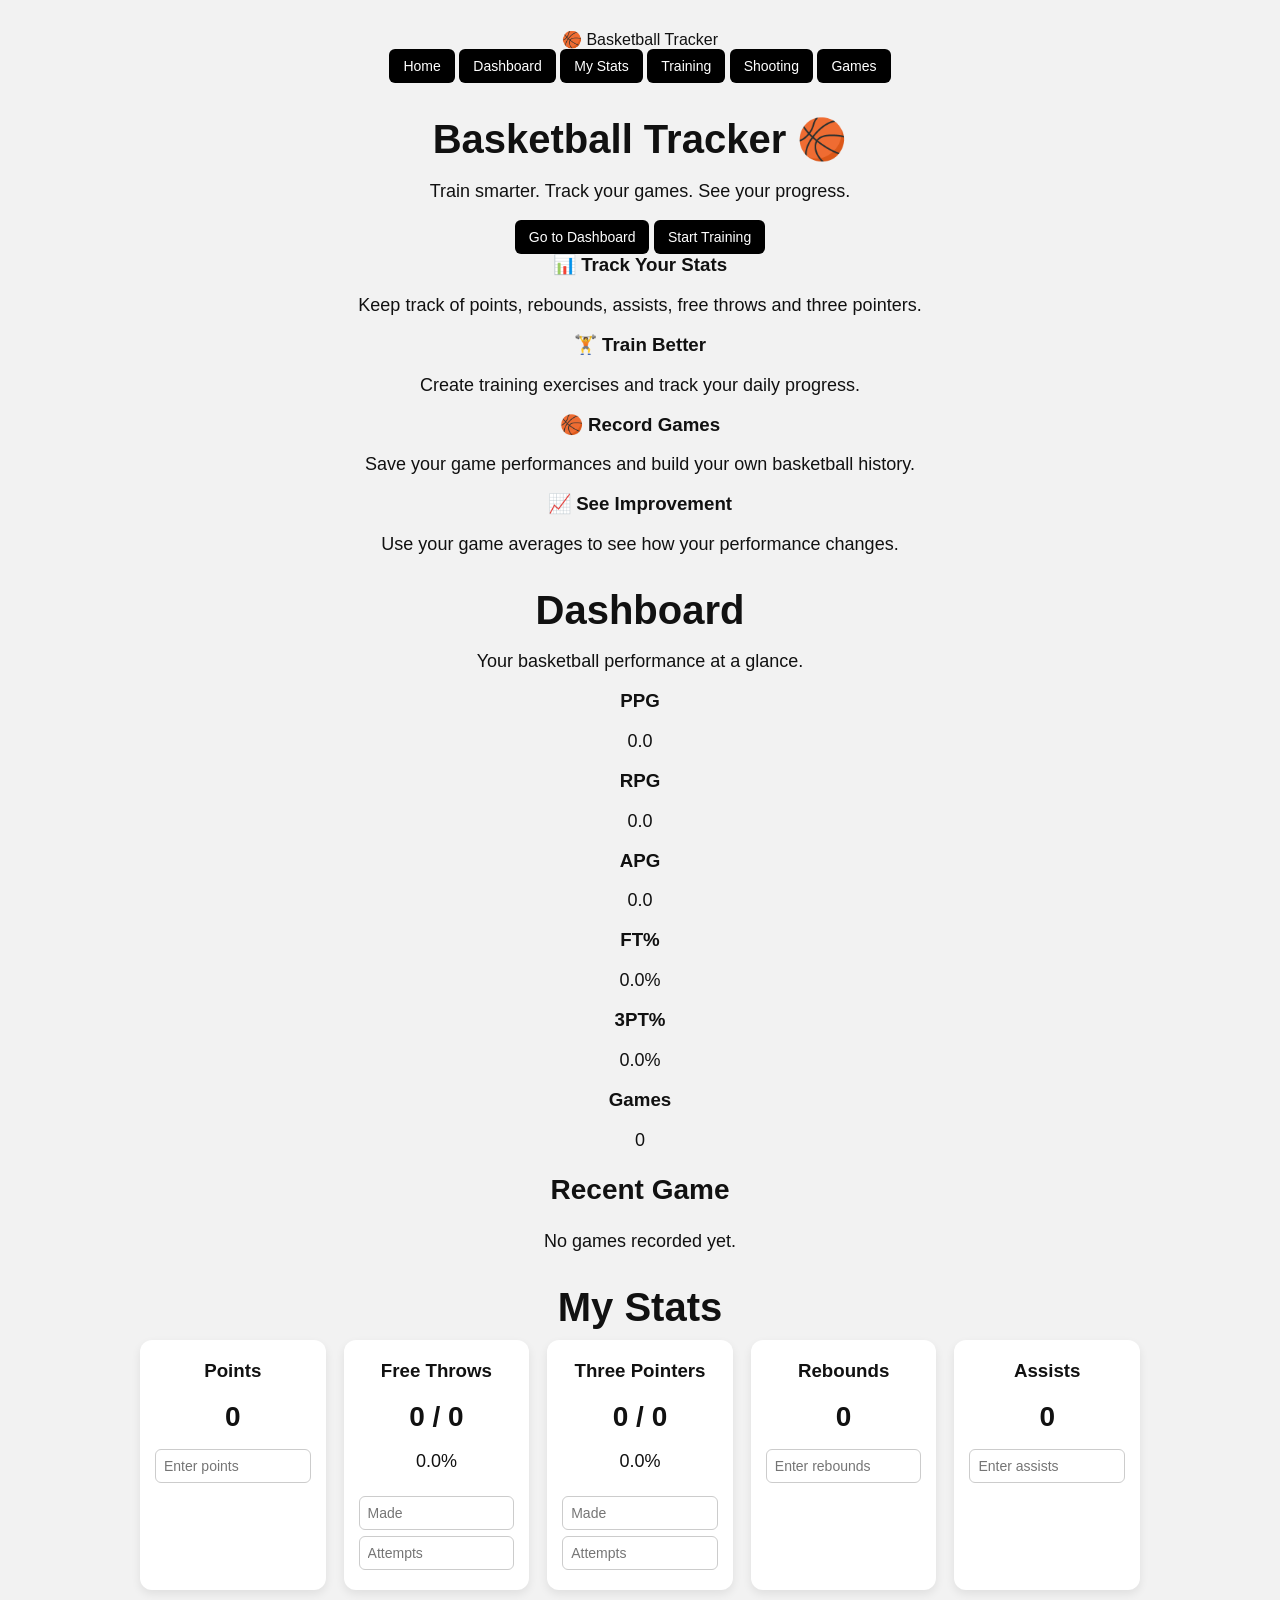
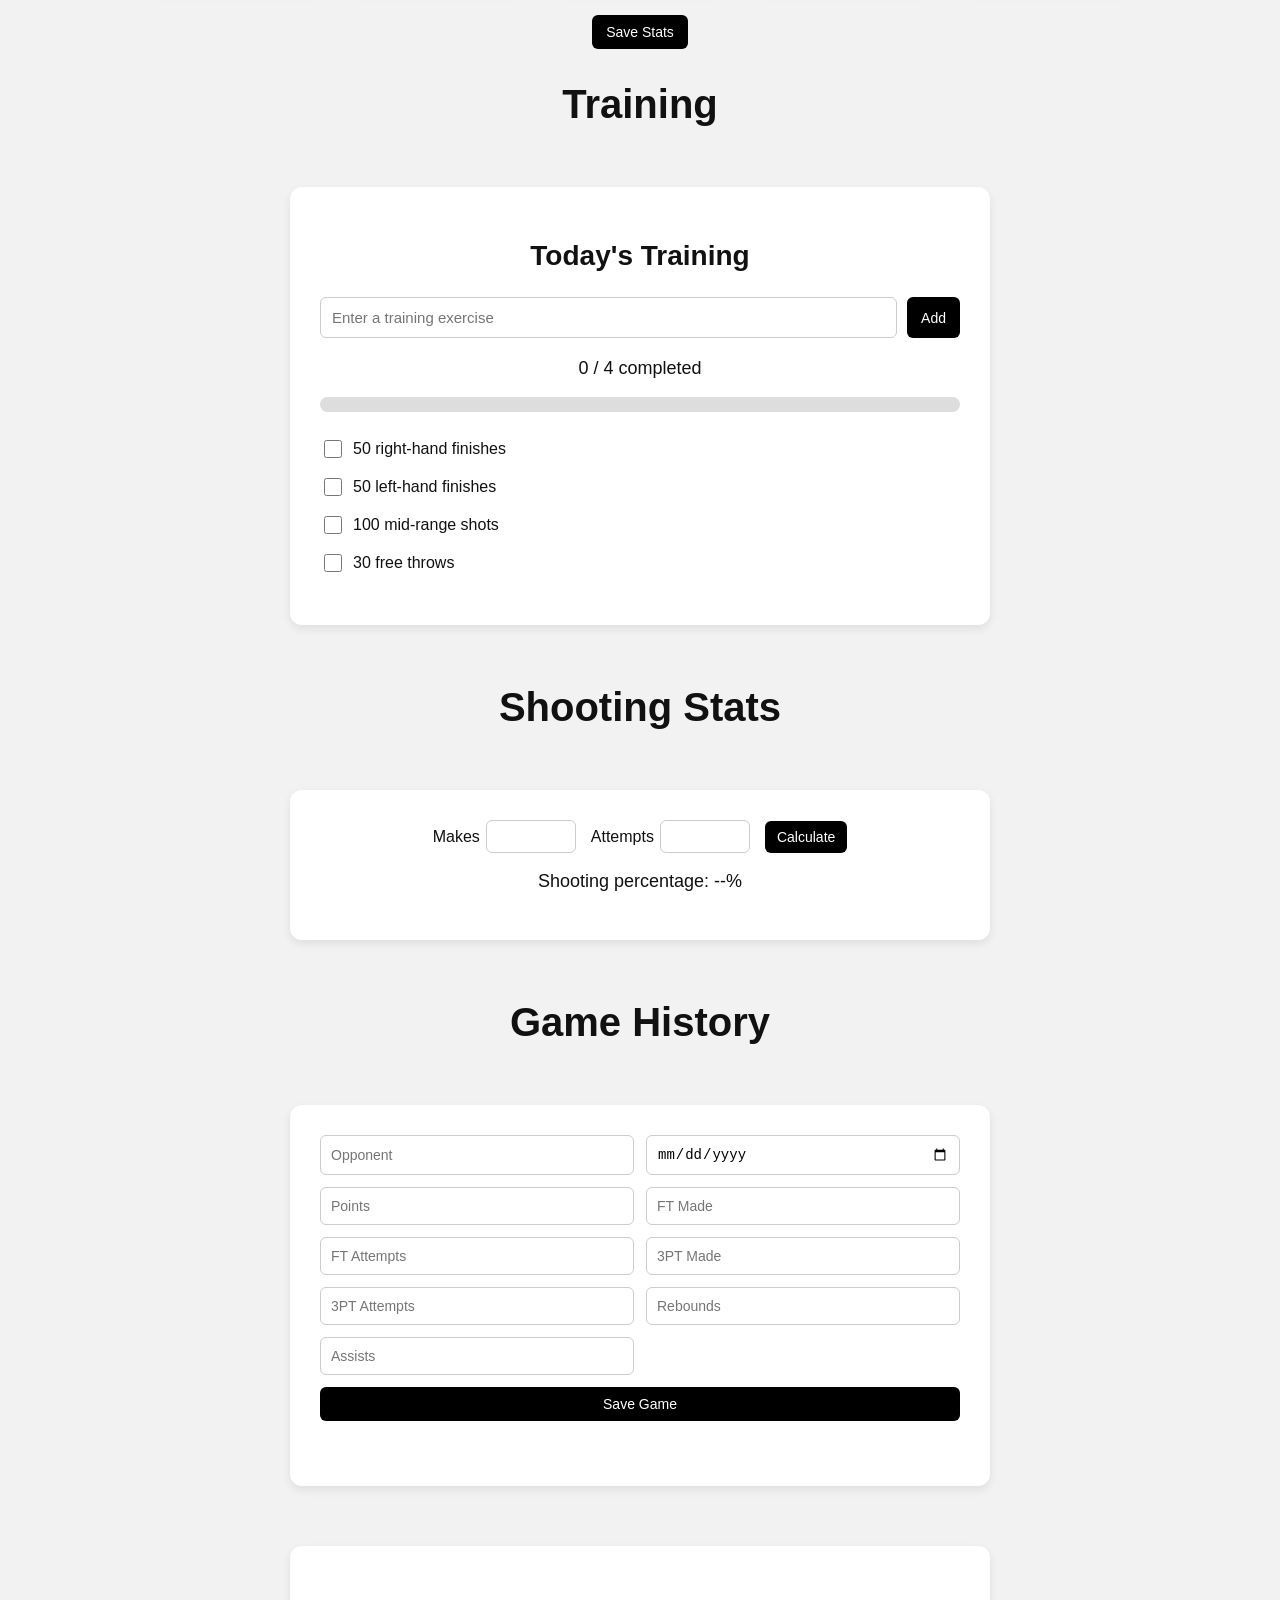
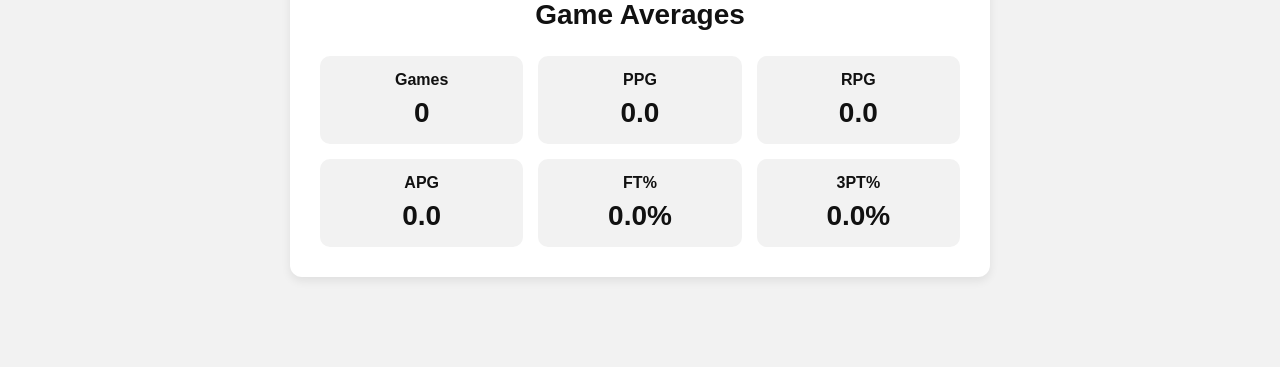
<file: index.html>
<!DOCTYPE html>
<html>

<head>

    <meta charset="UTF-8">

    <meta
        name="viewport"
        content="width=device-width, initial-scale=1.0"
    >

    <link rel="manifest" href="manifest.json">

    <meta
        name="theme-color"
        content="#111111"
    >

    <title>Basketball Tracker</title>

    <link rel="stylesheet" href="style.css">

</head>

<body>

<!-- =========================
     NAVIGATION
========================= -->

<nav class="navbar">

    <div class="logo">
        🏀 Basketball Tracker
    </div>

    <div class="nav-links">

        <button class="nav-button active" data-page="home">
            Home
        </button>

        <button class="nav-button" data-page="dashboard">
            Dashboard
        </button>

        <button class="nav-button" data-page="stats">
            My Stats
        </button>

        <button class="nav-button" data-page="training">
            Training
        </button>

        <button class="nav-button" data-page="shooting">
            Shooting
        </button>

        <button class="nav-button" data-page="games">
            Games
        </button>

    </div>

</nav>


<!-- =========================
     HOME
========================= -->

<main>

<section id="home-page" class="page active-page">

    <div class="hero">

        <h1>
            Basketball Tracker 🏀
        </h1>

        <p>
            Train smarter. Track your games.
            See your progress.
        </p>

        <div class="hero-buttons">

            <button
                class="primary-button"
                data-page="dashboard"
            >
                Go to Dashboard
            </button>

            <button
                class="secondary-button"
                data-page="training"
            >
                Start Training
            </button>

        </div>

    </div>


    <div class="feature-grid">

        <div class="feature-card">

            <h3>📊 Track Your Stats</h3>

            <p>
                Keep track of points, rebounds,
                assists, free throws and three pointers.
            </p>

        </div>


        <div class="feature-card">

            <h3>🏋️ Train Better</h3>

            <p>
                Create training exercises and
                track your daily progress.
            </p>

        </div>


        <div class="feature-card">

            <h3>🏀 Record Games</h3>

            <p>
                Save your game performances and
                build your own basketball history.
            </p>

        </div>


        <div class="feature-card">

            <h3>📈 See Improvement</h3>

            <p>
                Use your game averages to see
                how your performance changes.
            </p>

        </div>

    </div>

</section>


<!-- =========================
     DASHBOARD
========================= -->

<section
    id="dashboard-page"
    class="page"
>

    <h1>Dashboard</h1>

    <p>Your basketball performance at a glance.</p>


    <div class="dashboard-cards">

        <div class="dashboard-card">

            <h3>PPG</h3>

            <p id="dashboard-ppg">
                0.0
            </p>

        </div>


        <div class="dashboard-card">

            <h3>RPG</h3>

            <p id="dashboard-rpg">
                0.0
            </p>

        </div>


        <div class="dashboard-card">

            <h3>APG</h3>

            <p id="dashboard-apg">
                0.0
            </p>

        </div>


        <div class="dashboard-card">

            <h3>FT%</h3>

            <p id="dashboard-ft">
                0.0%
            </p>

        </div>


        <div class="dashboard-card">

            <h3>3PT%</h3>

            <p id="dashboard-3pt">
                0.0%
            </p>

        </div>


        <div class="dashboard-card">

            <h3>Games</h3>

            <p id="dashboard-games">
                0
            </p>

        </div>

    </div>


    <div class="dashboard-section">

        <h2>Recent Game</h2>

        <div id="dashboard-recent-game">

            <p>
                No games recorded yet.
            </p>

        </div>

    </div>

</section>


<!-- =========================
     MY STATS
========================= -->

<section
    id="stats-page"
    class="page"
>

    <h1>My Stats</h1>

    <div class="stats">

        <div class="stat-card">

            <h3>Points</h3>

            <p
                class="stat-number"
                id="points-stat"
            >
                0
            </p>

            <input
                type="number"
                id="points-input"
                min="0"
                placeholder="Enter points"
            >

        </div>


        <div class="stat-card">

            <h3>Free Throws</h3>

            <p
                class="stat-number"
                id="free-throws-stat"
            >
                0 / 0
            </p>

            <p id="free-throws-percentage">
                0.0%
            </p>

            <input
                type="number"
                id="free-throws-made-input"
                min="0"
                placeholder="Made"
            >

            <input
                type="number"
                id="free-throws-attempts-input"
                min="0"
                placeholder="Attempts"
            >

        </div>


        <div class="stat-card">

            <h3>Three Pointers</h3>

            <p
                class="stat-number"
                id="three-pointers-stat"
            >
                0 / 0
            </p>

            <p id="three-pointers-percentage">
                0.0%
            </p>

            <input
                type="number"
                id="three-pointers-made-input"
                min="0"
                placeholder="Made"
            >

            <input
                type="number"
                id="three-pointers-attempts-input"
                min="0"
                placeholder="Attempts"
            >

        </div>


        <div class="stat-card">

            <h3>Rebounds</h3>

            <p
                class="stat-number"
                id="rebounds-stat"
            >
                0
            </p>

            <input
                type="number"
                id="rebounds-input"
                min="0"
                placeholder="Enter rebounds"
            >

        </div>


        <div class="stat-card">

            <h3>Assists</h3>

            <p
                class="stat-number"
                id="assists-stat"
            >
                0
            </p>

            <input
                type="number"
                id="assists-input"
                min="0"
                placeholder="Enter assists"
            >

        </div>

    </div>


    <button id="save-stats-button">
        Save Stats
    </button>

</section>


<!-- =========================
     TRAINING
========================= -->

<section
    id="training-page"
    class="page"
>

    <h1>Training</h1>

    <section class="training">

        <h2>Today's Training</h2>

        <div class="add-training">

            <input
                type="text"
                id="training-input"
                placeholder="Enter a training exercise"
            >

            <button id="add-button">
                Add
            </button>

        </div>


        <p id="progress">
            0 / 4 completed
        </p>


        <div class="progress-container">

            <div id="progress-bar"></div>

        </div>


        <label>

            <input
                type="checkbox"
                id="task1"
            >

            50 right-hand finishes

        </label>


        <label>

            <input
                type="checkbox"
                id="task2"
            >

            50 left-hand finishes

        </label>


        <label>

            <input
                type="checkbox"
                id="task3"
            >

            100 mid-range shots

        </label>


        <label>

            <input
                type="checkbox"
                id="task4"
            >

            30 free throws

        </label>


        <div id="custom-training"></div>

    </section>

</section>


<!-- =========================
     SHOOTING
========================= -->

<section
    id="shooting-page"
    class="page"
>

    <h1>Shooting Stats</h1>

    <section class="shooting">

        <div class="shooting-input">

            <label>

                Makes

                <input
                    type="number"
                    id="makes"
                    min="0"
                >

            </label>


            <label>

                Attempts

                <input
                    type="number"
                    id="attempts"
                    min="0"
                >

            </label>


            <button id="calculate-button">
                Calculate
            </button>

        </div>


        <p id="shooting-result">
            Shooting percentage: --%
        </p>

    </section>

</section>


<!-- =========================
     GAMES
========================= -->

<section
    id="games-page"
    class="page"
>

    <h1>Game History</h1>

    <section class="game-history">

        <div class="game-form">

            <input
                type="text"
                id="opponent-input"
                placeholder="Opponent"
            >

            <input
                type="date"
                id="game-date-input"
            >

            <input
                type="number"
                id="game-points-input"
                min="0"
                placeholder="Points"
            >

            <input
                type="number"
                id="game-ft-made-input"
                min="0"
                placeholder="FT Made"
            >

            <input
                type="number"
                id="game-ft-attempts-input"
                min="0"
                placeholder="FT Attempts"
            >

            <input
                type="number"
                id="game-3pt-made-input"
                min="0"
                placeholder="3PT Made"
            >

            <input
                type="number"
                id="game-3pt-attempts-input"
                min="0"
                placeholder="3PT Attempts"
            >

            <input
                type="number"
                id="game-rebounds-input"
                min="0"
                placeholder="Rebounds"
            >

            <input
                type="number"
                id="game-assists-input"
                min="0"
                placeholder="Assists"
            >

            <button id="save-game-button">
                Save Game
            </button>

        </div>


        <div id="game-history-list"></div>

    </section>


    <section class="game-averages">

        <h2>Game Averages</h2>

        <div class="average-stats">

            <div class="average-card">
                <h3>Games</h3>
                <p id="games-played">0</p>
            </div>

            <div class="average-card">
                <h3>PPG</h3>
                <p id="ppg-average">0.0</p>
            </div>

            <div class="average-card">
                <h3>RPG</h3>
                <p id="rpg-average">0.0</p>
            </div>

            <div class="average-card">
                <h3>APG</h3>
                <p id="apg-average">0.0</p>
            </div>

            <div class="average-card">
                <h3>FT%</h3>
                <p id="ft-average">0.0%</p>
            </div>

            <div class="average-card">
                <h3>3PT%</h3>
                <p id="three-average">0.0%</p>
            </div>

        </div>

    </section>

</section>

</main>


<script src="script.js"></script>

</body>

</html>
</file>
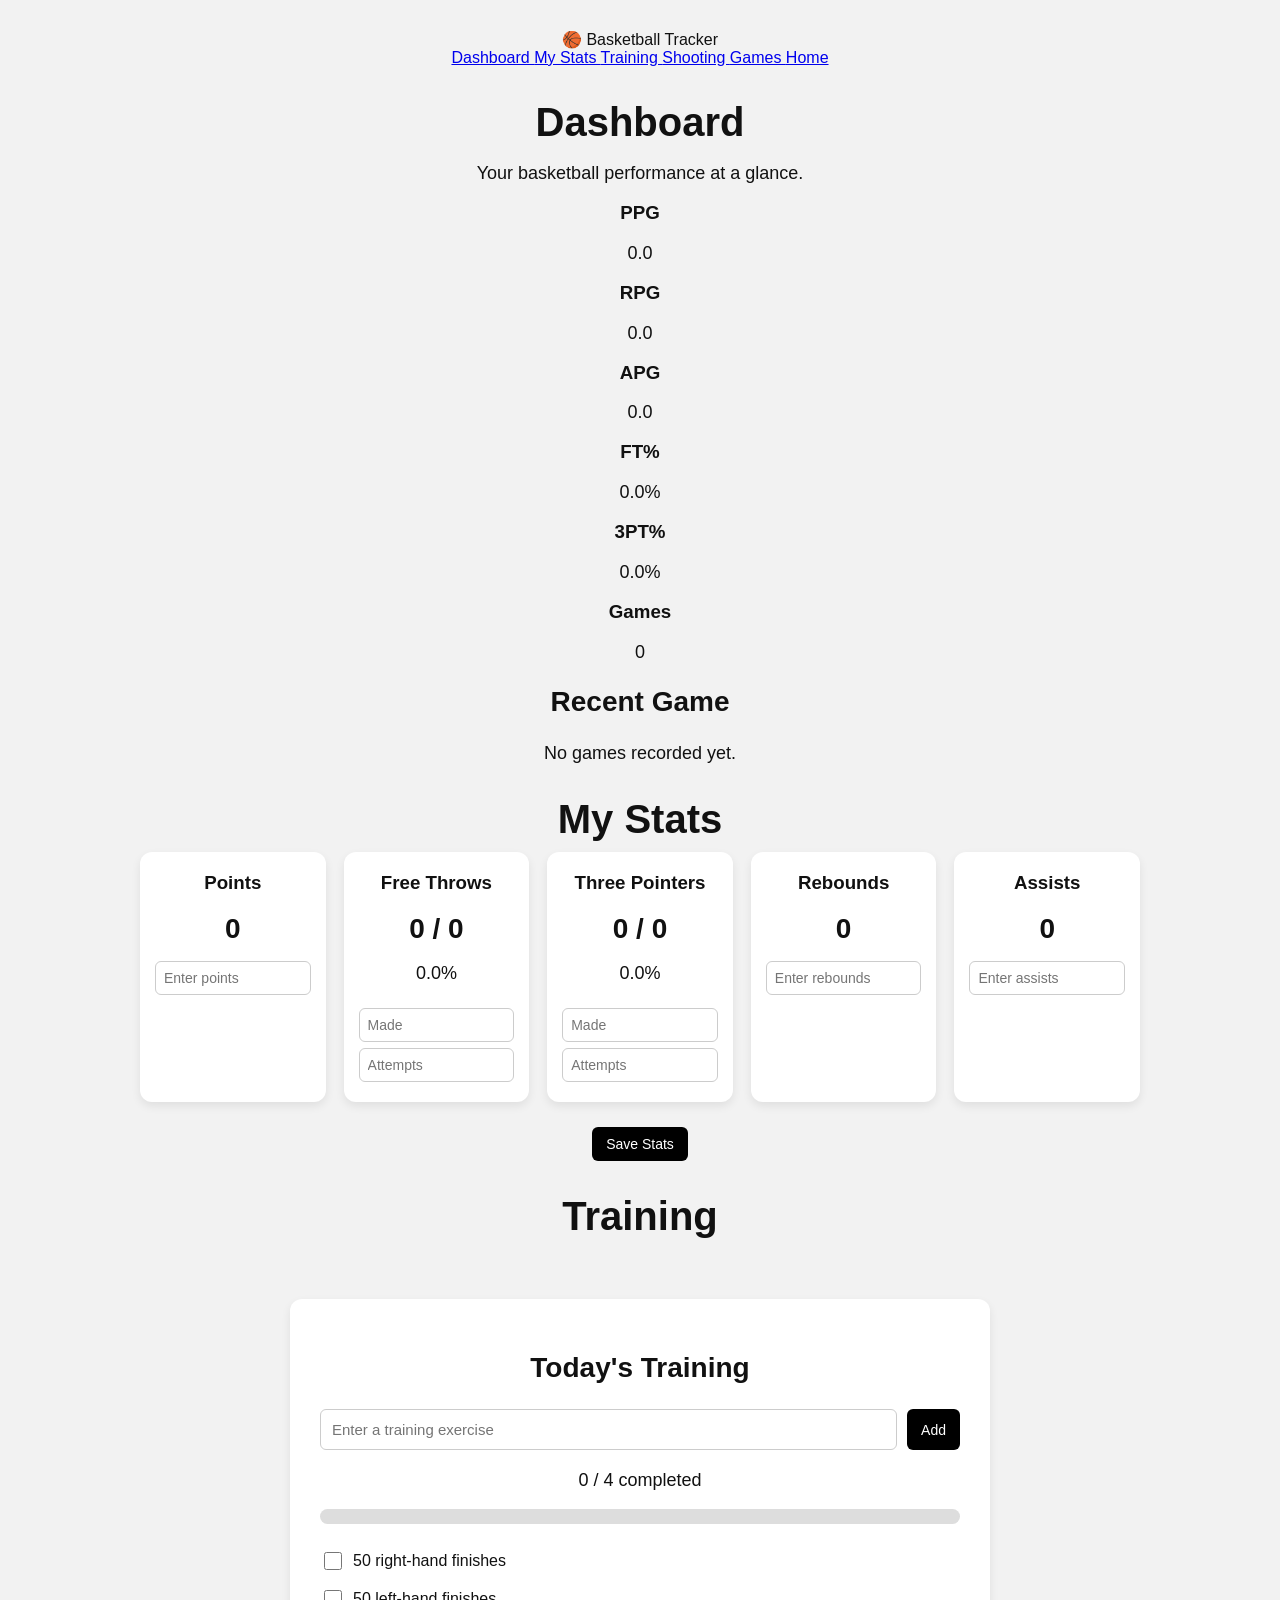
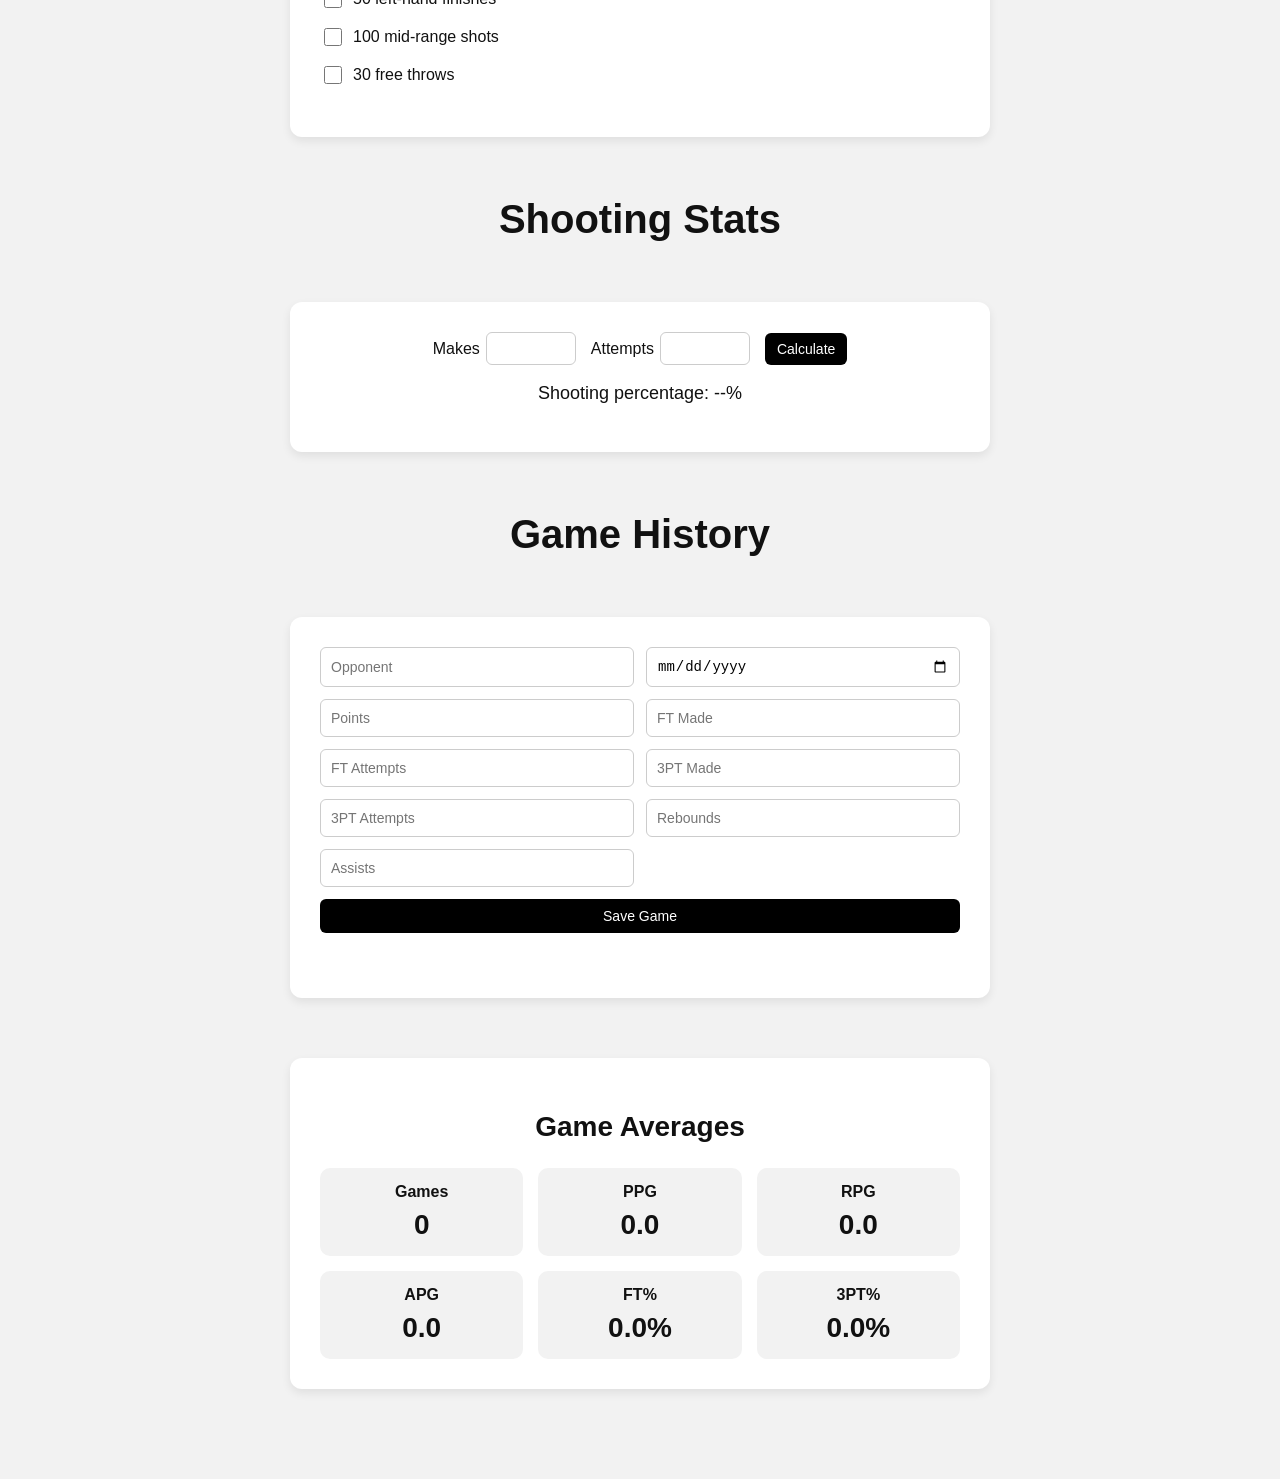
<file: tracker.html>
<!DOCTYPE html>
<html>

<head>

    <meta charset="UTF-8">

    <meta
        name="viewport"
        content="width=device-width, initial-scale=1.0"
    >

    <link rel="manifest" href="manifest.json">

    <meta
        name="theme-color"
        content="#111111"
    >

    <title>Basketball Tracker</title>

    <link rel="stylesheet" href="style.css">

</head>


<body>


<!-- =========================
     APP NAVIGATION
========================= -->

<nav class="app-navbar">

    <div class="app-logo">
        🏀 Basketball Tracker
    </div>


    <div class="app-nav-links">

        <a href="tracker.html#dashboard">
            Dashboard
        </a>

        <a href="tracker.html#stats">
            My Stats
        </a>

        <a href="tracker.html#training">
            Training
        </a>

        <a href="tracker.html#shooting">
            Shooting
        </a>

        <a href="tracker.html#games">
            Games
        </a>

        <a href="index.html">
            Home
        </a>

    </div>

</nav>



<!-- =========================
     DASHBOARD
========================= -->

<section
    id="dashboard"
    class="tracker-page-section"
>

    <h1>Dashboard</h1>

    <p>
        Your basketball performance at a glance.
    </p>


    <div class="dashboard-cards">

        <div class="dashboard-card">

            <h3>PPG</h3>

            <p id="dashboard-ppg">
                0.0
            </p>

        </div>


        <div class="dashboard-card">

            <h3>RPG</h3>

            <p id="dashboard-rpg">
                0.0
            </p>

        </div>


        <div class="dashboard-card">

            <h3>APG</h3>

            <p id="dashboard-apg">
                0.0
            </p>

        </div>


        <div class="dashboard-card">

            <h3>FT%</h3>

            <p id="dashboard-ft">
                0.0%
            </p>

        </div>


        <div class="dashboard-card">

            <h3>3PT%</h3>

            <p id="dashboard-3pt">
                0.0%
            </p>

        </div>


        <div class="dashboard-card">

            <h3>Games</h3>

            <p id="dashboard-games">
                0
            </p>

        </div>

    </div>


    <div class="dashboard-section">

        <h2>Recent Game</h2>

        <div id="dashboard-recent-game">

            <p>
                No games recorded yet.
            </p>

        </div>

    </div>

</section>



<!-- =========================
     MY STATS
========================= -->

<section
    id="stats"
    class="tracker-page-section"
>

    <h1>My Stats</h1>


    <div class="stats">


        <div class="stat-card">

            <h3>Points</h3>

            <p
                class="stat-number"
                id="points-stat"
            >
                0
            </p>

            <input
                type="number"
                id="points-input"
                min="0"
                placeholder="Enter points"
            >

        </div>



        <div class="stat-card">

            <h3>Free Throws</h3>

            <p
                class="stat-number"
                id="free-throws-stat"
            >
                0 / 0
            </p>

            <p id="free-throws-percentage">
                0.0%
            </p>


            <input
                type="number"
                id="free-throws-made-input"
                min="0"
                placeholder="Made"
            >


            <input
                type="number"
                id="free-throws-attempts-input"
                min="0"
                placeholder="Attempts"
            >

        </div>



        <div class="stat-card">

            <h3>Three Pointers</h3>

            <p
                class="stat-number"
                id="three-pointers-stat"
            >
                0 / 0
            </p>

            <p id="three-pointers-percentage">
                0.0%
            </p>


            <input
                type="number"
                id="three-pointers-made-input"
                min="0"
                placeholder="Made"
            >


            <input
                type="number"
                id="three-pointers-attempts-input"
                min="0"
                placeholder="Attempts"
            >

        </div>



        <div class="stat-card">

            <h3>Rebounds</h3>

            <p
                class="stat-number"
                id="rebounds-stat"
            >
                0
            </p>


            <input
                type="number"
                id="rebounds-input"
                min="0"
                placeholder="Enter rebounds"
            >

        </div>



        <div class="stat-card">

            <h3>Assists</h3>

            <p
                class="stat-number"
                id="assists-stat"
            >
                0
            </p>


            <input
                type="number"
                id="assists-input"
                min="0"
                placeholder="Enter assists"
            >

        </div>

    </div>


    <button id="save-stats-button">
        Save Stats
    </button>

</section>



<!-- =========================
     TRAINING
========================= -->

<section
    id="training"
    class="tracker-page-section"
>

    <h1>Training</h1>


    <section class="training">

        <h2>Today's Training</h2>


        <div class="add-training">

            <input
                type="text"
                id="training-input"
                placeholder="Enter a training exercise"
            >


            <button id="add-button">
                Add
            </button>

        </div>


        <p id="progress">
            0 / 4 completed
        </p>


        <div class="progress-container">

            <div id="progress-bar"></div>

        </div>


        <label>

            <input
                type="checkbox"
                id="task1"
            >

            50 right-hand finishes

        </label>


        <label>

            <input
                type="checkbox"
                id="task2"
            >

            50 left-hand finishes

        </label>


        <label>

            <input
                type="checkbox"
                id="task3"
            >

            100 mid-range shots

        </label>


        <label>

            <input
                type="checkbox"
                id="task4"
            >

            30 free throws

        </label>


        <div id="custom-training"></div>

    </section>

</section>



<!-- =========================
     SHOOTING
========================= -->

<section
    id="shooting"
    class="tracker-page-section"
>

    <h1>Shooting Stats</h1>


    <section class="shooting">


        <div class="shooting-input">


            <label>

                Makes

                <input
                    type="number"
                    id="makes"
                    min="0"
                >

            </label>


            <label>

                Attempts

                <input
                    type="number"
                    id="attempts"
                    min="0"
                >

            </label>


            <button id="calculate-button">
                Calculate
            </button>

        </div>


        <p id="shooting-result">
            Shooting percentage: --%
        </p>

    </section>

</section>



<!-- =========================
     GAME HISTORY
========================= -->

<section
    id="games"
    class="tracker-page-section"
>

    <h1>Game History</h1>


    <section class="game-history">


        <div class="game-form">


            <input
                type="text"
                id="opponent-input"
                placeholder="Opponent"
            >


            <input
                type="date"
                id="game-date-input"
            >


            <input
                type="number"
                id="game-points-input"
                min="0"
                placeholder="Points"
            >


            <input
                type="number"
                id="game-ft-made-input"
                min="0"
                placeholder="FT Made"
            >


            <input
                type="number"
                id="game-ft-attempts-input"
                min="0"
                placeholder="FT Attempts"
            >


            <input
                type="number"
                id="game-3pt-made-input"
                min="0"
                placeholder="3PT Made"
            >


            <input
                type="number"
                id="game-3pt-attempts-input"
                min="0"
                placeholder="3PT Attempts"
            >


            <input
                type="number"
                id="game-rebounds-input"
                min="0"
                placeholder="Rebounds"
            >


            <input
                type="number"
                id="game-assists-input"
                min="0"
                placeholder="Assists"
            >


            <button id="save-game-button">
                Save Game
            </button>

        </div>


        <div id="game-history-list"></div>

    </section>



    <!-- GAME AVERAGES -->

    <section class="game-averages">

        <h2>Game Averages</h2>


        <div class="average-stats">


            <div class="average-card">

                <h3>Games</h3>

                <p id="games-played">
                    0
                </p>

            </div>


            <div class="average-card">

                <h3>PPG</h3>

                <p id="ppg-average">
                    0.0
                </p>

            </div>


            <div class="average-card">

                <h3>RPG</h3>

                <p id="rpg-average">
                    0.0
                </p>

            </div>


            <div class="average-card">

                <h3>APG</h3>

                <p id="apg-average">
                    0.0
                </p>

            </div>


            <div class="average-card">

                <h3>FT%</h3>

                <p id="ft-average">
                    0.0%
                </p>

            </div>


            <div class="average-card">

                <h3>3PT%</h3>

                <p id="three-average">
                    0.0%
                </p>

            </div>


        </div>

    </section>

</section>



<script src="script.js"></script>

</body>

</html>
</file>
<file: style.css>
/* ===============================
   GENERAL
================================ */

* {
    box-sizing: border-box;
}

body {
    font-family: Arial, sans-serif;
    text-align: center;
    background-color: #f2f2f2;
    margin: 0;
    padding: 30px 20px;
    color: #111;
}

header {
    margin-bottom: 45px;
}

h1 {
    font-size: 40px;
    margin-bottom: 10px;
}

h2 {
    font-size: 28px;
    margin-bottom: 25px;
}

h3 {
    margin-top: 0;
}

p {
    font-size: 18px;
}


/* ===============================
   STATS
================================ */

.stats {
    display: grid;
    grid-template-columns: repeat(5, 1fr);
    gap: 18px;
    max-width: 1000px;
    margin: 0 auto;
}

.stat-card {
    background-color: white;
    padding: 20px 15px;
    border-radius: 12px;
    box-shadow: 0 4px 10px rgba(0, 0, 0, 0.08);
}

.stat-number {
    font-size: 28px;
    font-weight: bold;
    margin: 10px 0;
}

.stat-card input {
    width: 100%;
    padding: 8px;
    margin-top: 6px;
    font-size: 14px;
    border: 1px solid #ccc;
    border-radius: 6px;
}


/* ===============================
   BUTTONS
================================ */

button {
    background-color: black;
    color: white;
    border: none;
    border-radius: 6px;
    padding: 9px 14px;
    font-size: 14px;
    cursor: pointer;
}

button:hover {
    opacity: 0.8;
}


/* ===============================
   SAVE STATS
================================ */

#save-stats-button {
    margin-top: 25px;
    padding: 9px 14px;
    font-size: 14px;
}


/* ===============================
   TRAINING
================================ */

.training {
    max-width: 700px;
    margin: 60px auto;
    background-color: white;
    padding: 30px;
    border-radius: 12px;
    box-shadow: 0 4px 10px rgba(0, 0, 0, 0.08);
}

.add-training {
    display: flex;
    gap: 10px;
    margin-bottom: 20px;
}

.add-training input {
    flex: 1;
    padding: 11px;
    font-size: 15px;
    border: 1px solid #ccc;
    border-radius: 6px;
}

.training label {
    display: flex;
    align-items: center;
    gap: 8px;
    margin: 14px 0;
    text-align: left;
}

.training input[type="checkbox"] {
    width: 18px;
    height: 18px;
}

#custom-training {
    margin-top: 20px;
}

#custom-training label {
    justify-content: space-between;
}

#custom-training button {
    font-size: 12px;
    padding: 5px 8px;
}


/* ===============================
   PROGRESS BAR
================================ */

.progress-container {
    width: 100%;
    height: 15px;
    background-color: #ddd;
    border-radius: 10px;
    margin-bottom: 25px;
    overflow: hidden;
}

#progress-bar {
    width: 0%;
    height: 100%;
    background-color: black;
    border-radius: 10px;
    transition: width 0.3s ease;
}


/* ===============================
   SHOOTING STATS
================================ */

.shooting {
    max-width: 700px;
    margin: 60px auto;
    background-color: white;
    padding: 30px;
    border-radius: 12px;
    box-shadow: 0 4px 10px rgba(0, 0, 0, 0.08);
}

.shooting-input {
    display: flex;
    justify-content: center;
    align-items: center;
    gap: 15px;
    flex-wrap: wrap;
}

.shooting-input label {
    display: flex;
    align-items: center;
    gap: 6px;
}

.shooting-input input {
    width: 90px;
    padding: 8px;
    border: 1px solid #ccc;
    border-radius: 6px;
}

#calculate-button {
    padding: 8px 12px;
    font-size: 14px;
}


/* ===============================
   GAME HISTORY
================================ */

.game-history {
    max-width: 700px;
    margin: 60px auto;
    padding: 30px;
    background-color: white;
    border-radius: 12px;
    box-shadow: 0 4px 10px rgba(0, 0, 0, 0.08);
}

.game-form {
    display: grid;
    grid-template-columns: repeat(2, 1fr);
    gap: 12px;
}

.game-form input {
    width: 100%;
    padding: 10px;
    font-size: 14px;
    border: 1px solid #ccc;
    border-radius: 6px;
}

#save-game-button {
    grid-column: 1 / -1;
    padding: 9px 14px;
}

#game-history-list {
    margin-top: 35px;
}

.game-card {
    background-color: #f2f2f2;
    padding: 20px;
    border-radius: 10px;
    margin-bottom: 15px;
    text-align: left;
}

.game-card h3 {
    margin-bottom: 5px;
}

.game-card p {
    margin: 6px 0;
}

.game-stats {
    display: flex;
    flex-wrap: wrap;
    gap: 12px;
    margin: 15px 0;
}

.game-stats p {
    background-color: white;
    padding: 8px 12px;
    border-radius: 6px;
}

.delete-game-button {
    font-size: 12px;
    padding: 5px 8px;
}


/* ===============================
   GAME AVERAGES
================================ */

.game-averages {
    max-width: 700px;
    margin: 60px auto;
    padding: 30px;
    background-color: white;
    border-radius: 12px;
    box-shadow: 0 4px 10px rgba(0, 0, 0, 0.08);
}

.average-stats {
    display: grid;
    grid-template-columns: repeat(3, 1fr);
    gap: 15px;
}

.average-card {
    background-color: #f2f2f2;
    padding: 15px;
    border-radius: 10px;
}

.average-card h3 {
    margin: 0 0 8px;
    font-size: 16px;
}

.average-card p {
    margin: 0;
    font-size: 28px;
    font-weight: bold;
}


/* ===============================
   MOBILE
================================ */

@media (max-width: 700px) {

    body {
        padding: 20px 12px;
    }

    h1 {
        font-size: 30px;
    }

    h2 {
        font-size: 24px;
    }

    .stats {
        grid-template-columns: repeat(2, 1fr);
        gap: 12px;
    }

    .stat-card {
        padding: 15px 10px;
    }

    .stat-number {
        font-size: 24px;
    }

    .training,
    .shooting,
    .game-history,
    .game-averages {
        margin: 40px auto;
        padding: 20px 15px;
    }

    .add-training {
        flex-direction: column;
    }

    .add-training input {
        width: 100%;
    }

    .add-training button {
        width: 100%;
    }

    .game-form {
        grid-template-columns: 1fr;
    }

    .game-form button {
        grid-column: auto;
    }

    .game-stats {
        gap: 8px;
    }

    .game-stats p {
        font-size: 14px;
        padding: 7px 9px;
    }

    .average-stats {
        grid-template-columns: repeat(2, 1fr);
    }

}


/* ===============================
   SMALL PHONES
================================ */

@media (max-width: 400px) {

    .stats {
        grid-template-columns: 1fr;
    }

    .average-stats {
        grid-template-columns: 1fr;
    }

}
</file>
